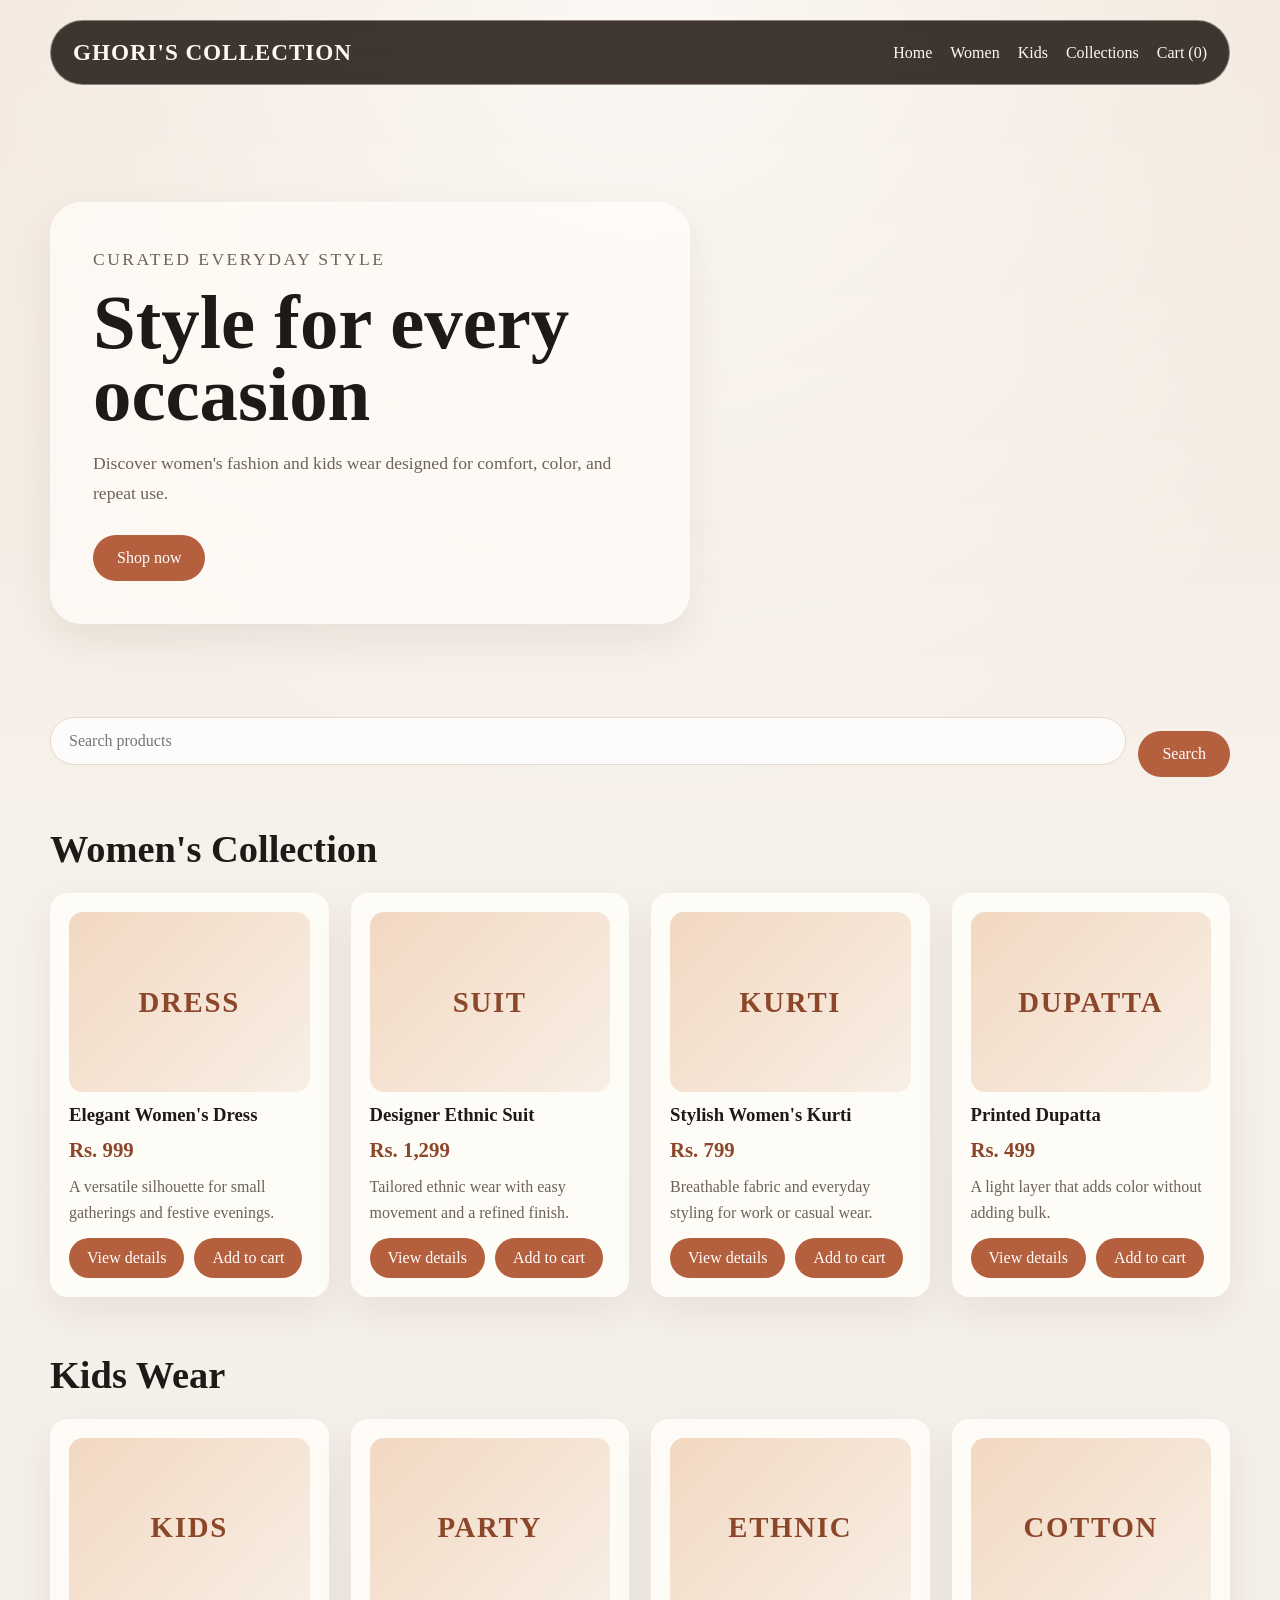
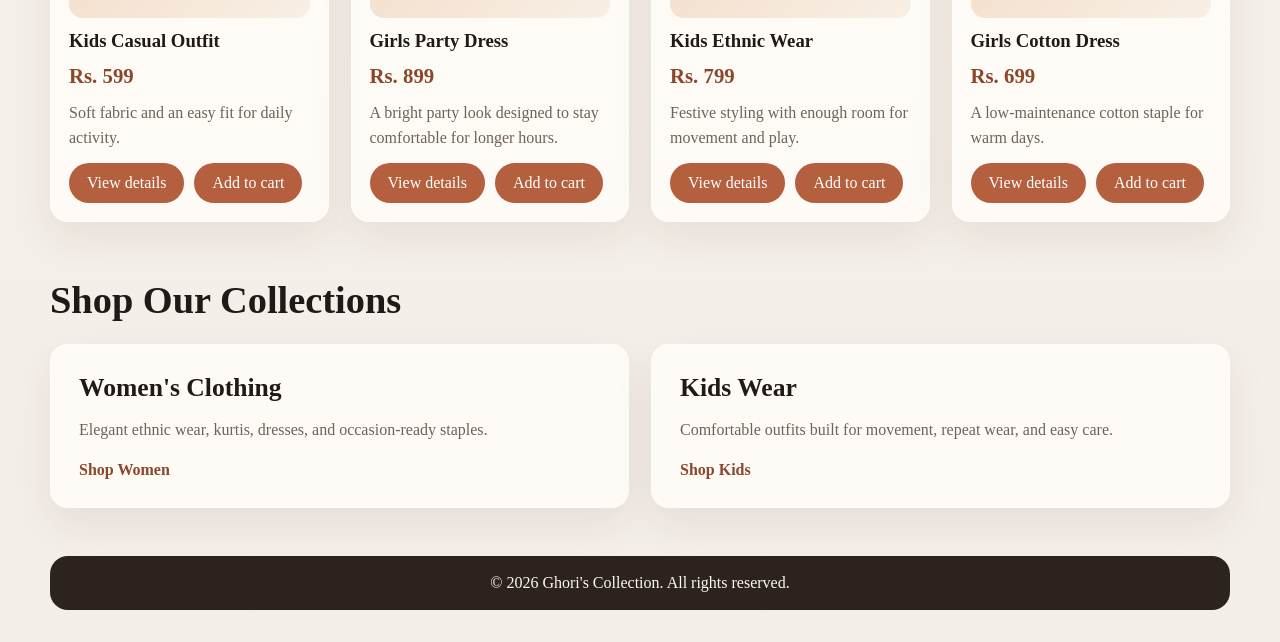
<file: index.html>
<!DOCTYPE html>
<html lang="en">
<head>
    <meta charset="UTF-8">
    <meta name="viewport" content="width=device-width, initial-scale=1.0">
    <title>Ghori's Collection</title>
    <link rel="stylesheet" href="css/style.css">
</head>
<body data-page="home">
    <header class="site-header">
        <div class="logo">Ghori's Collection</div>

        <nav class="site-nav" aria-label="Primary navigation">
            <a href="index.html">Home</a>
            <a href="#women">Women</a>
            <a href="#kids">Kids</a>
            <a href="#collections">Collections</a>
            <a href="cart.html" id="cart-link">Cart (<span id="cart-count">0</span>)</a>
        </nav>
    </header>

    <main>
        <section class="hero">
            <div class="hero-copy">
                <p class="eyebrow">Curated everyday style</p>
                <h1>Style for every occasion</h1>
                <p>Discover women's fashion and kids wear designed for comfort, color, and repeat use.</p>
                <a href="#women" class="shop-button">Shop now</a>
            </div>
        </section>

        <section class="search-box" aria-label="Product search">
            <input
                type="search"
                id="product-search"
                placeholder="Search products"
                aria-label="Search products"
            >
            <button type="button" onclick="searchProducts()">Search</button>
        </section>

        <p id="no-results" class="no-results" hidden>No products found.</p>

        <section class="products" id="women">
            <h2>Women's Collection</h2>
            <div class="product-container">
                <article class="product-card" data-name="Elegant Women's Dress">
                    <div class="product-image" aria-hidden="true">Dress</div>
                    <h3>Elegant Women's Dress</h3>
                    <p class="price">Rs. 999</p>
                    <p class="product-copy">A versatile silhouette for small gatherings and festive evenings.</p>
                    <div class="product-actions">
                        <button type="button" onclick="viewProductById('elegant-womens-dress')">View details</button>
                        <button type="button" onclick="addToCartById('elegant-womens-dress')">Add to cart</button>
                    </div>
                </article>

                <article class="product-card" data-name="Designer Ethnic Suit">
                    <div class="product-image" aria-hidden="true">Suit</div>
                    <h3>Designer Ethnic Suit</h3>
                    <p class="price">Rs. 1,299</p>
                    <p class="product-copy">Tailored ethnic wear with easy movement and a refined finish.</p>
                    <div class="product-actions">
                        <button type="button" onclick="viewProductById('designer-ethnic-suit')">View details</button>
                        <button type="button" onclick="addToCartById('designer-ethnic-suit')">Add to cart</button>
                    </div>
                </article>

                <article class="product-card" data-name="Stylish Women's Kurti">
                    <div class="product-image" aria-hidden="true">Kurti</div>
                    <h3>Stylish Women's Kurti</h3>
                    <p class="price">Rs. 799</p>
                    <p class="product-copy">Breathable fabric and everyday styling for work or casual wear.</p>
                    <div class="product-actions">
                        <button type="button" onclick="viewProductById('stylish-womens-kurti')">View details</button>
                        <button type="button" onclick="addToCartById('stylish-womens-kurti')">Add to cart</button>
                    </div>
                </article>

                <article class="product-card" data-name="Printed Dupatta">
                    <div class="product-image" aria-hidden="true">Dupatta</div>
                    <h3>Printed Dupatta</h3>
                    <p class="price">Rs. 499</p>
                    <p class="product-copy">A light layer that adds color without adding bulk.</p>
                    <div class="product-actions">
                        <button type="button" onclick="viewProductById('printed-dupatta')">View details</button>
                        <button type="button" onclick="addToCartById('printed-dupatta')">Add to cart</button>
                    </div>
                </article>
            </div>
        </section>

        <section class="products" id="kids">
            <h2>Kids Wear</h2>
            <div class="product-container">
                <article class="product-card" data-name="Kids Casual Outfit">
                    <div class="product-image" aria-hidden="true">Kids</div>
                    <h3>Kids Casual Outfit</h3>
                    <p class="price">Rs. 599</p>
                    <p class="product-copy">Soft fabric and an easy fit for daily activity.</p>
                    <div class="product-actions">
                        <button type="button" onclick="viewProductById('kids-casual-outfit')">View details</button>
                        <button type="button" onclick="addToCartById('kids-casual-outfit')">Add to cart</button>
                    </div>
                </article>

                <article class="product-card" data-name="Girls Party Dress">
                    <div class="product-image" aria-hidden="true">Party</div>
                    <h3>Girls Party Dress</h3>
                    <p class="price">Rs. 899</p>
                    <p class="product-copy">A bright party look designed to stay comfortable for longer hours.</p>
                    <div class="product-actions">
                        <button type="button" onclick="viewProductById('girls-party-dress')">View details</button>
                        <button type="button" onclick="addToCartById('girls-party-dress')">Add to cart</button>
                    </div>
                </article>

                <article class="product-card" data-name="Kids Ethnic Wear">
                    <div class="product-image" aria-hidden="true">Ethnic</div>
                    <h3>Kids Ethnic Wear</h3>
                    <p class="price">Rs. 799</p>
                    <p class="product-copy">Festive styling with enough room for movement and play.</p>
                    <div class="product-actions">
                        <button type="button" onclick="viewProductById('kids-ethnic-wear')">View details</button>
                        <button type="button" onclick="addToCartById('kids-ethnic-wear')">Add to cart</button>
                    </div>
                </article>

                <article class="product-card" data-name="Girls Cotton Dress">
                    <div class="product-image" aria-hidden="true">Cotton</div>
                    <h3>Girls Cotton Dress</h3>
                    <p class="price">Rs. 699</p>
                    <p class="product-copy">A low-maintenance cotton staple for warm days.</p>
                    <div class="product-actions">
                        <button type="button" onclick="viewProductById('girls-cotton-dress')">View details</button>
                        <button type="button" onclick="addToCartById('girls-cotton-dress')">Add to cart</button>
                    </div>
                </article>
            </div>
        </section>

        <section class="categories" id="collections">
            <h2>Shop Our Collections</h2>
            <div class="category-container">
                <article class="category-card">
                    <h3>Women's Clothing</h3>
                    <p>Elegant ethnic wear, kurtis, dresses, and occasion-ready staples.</p>
                    <a href="#women">Shop Women</a>
                </article>

                <article class="category-card">
                    <h3>Kids Wear</h3>
                    <p>Comfortable outfits built for movement, repeat wear, and easy care.</p>
                    <a href="#kids">Shop Kids</a>
                </article>
            </div>
        </section>
    </main>

    <footer class="site-footer">
        <p>&copy; 2026 Ghori's Collection. All rights reserved.</p>
    </footer>

    <script src="js/products.js"></script>
    <script src="js/script.js"></script>
</body>
</html>
</file>
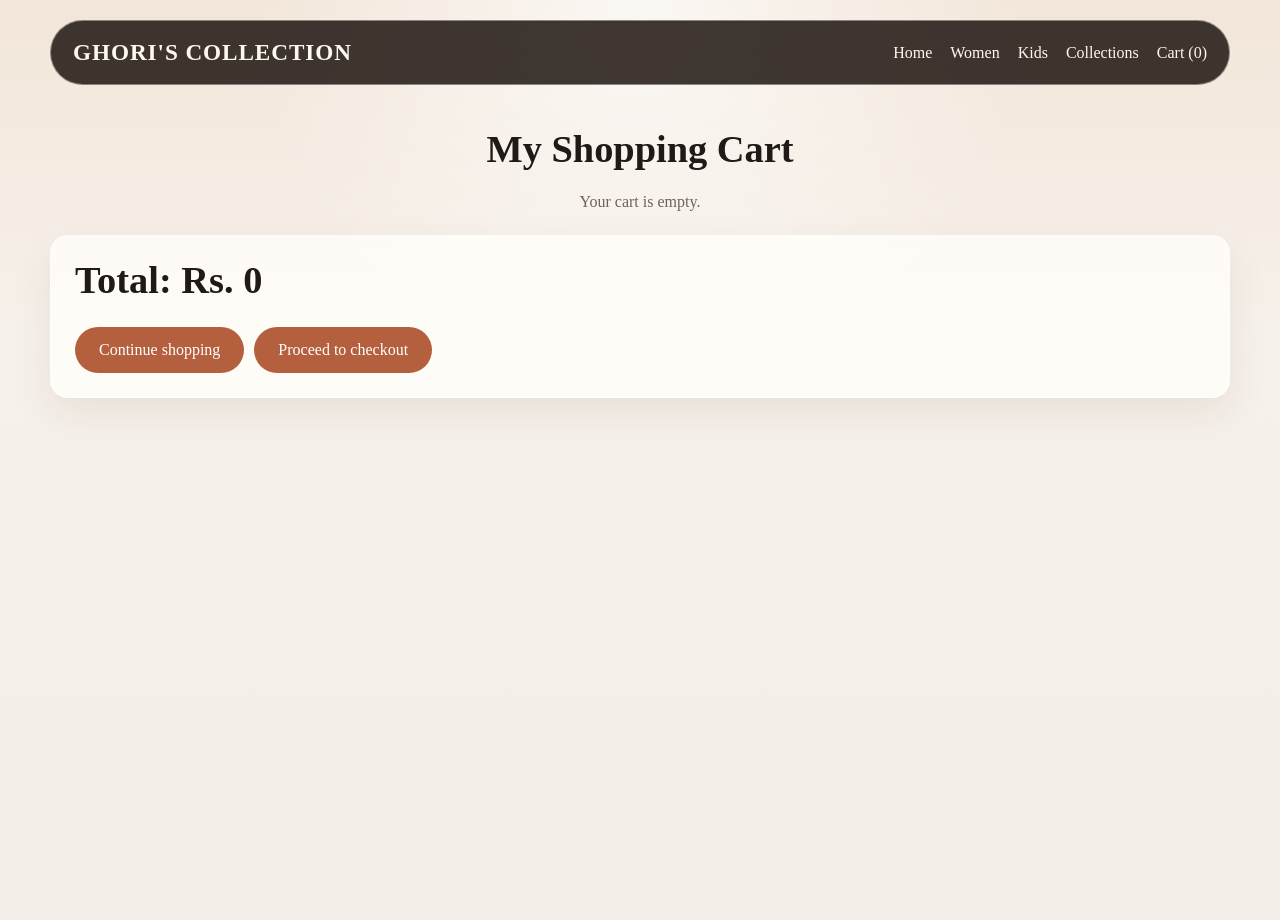
<file: cart.html>
<!DOCTYPE html>
<html lang="en">
<head>
    <meta charset="UTF-8">
    <meta name="viewport" content="width=device-width, initial-scale=1.0">
    <title>Cart - Ghori's Collection</title>
    <link rel="stylesheet" href="css/style.css">
</head>
<body data-page="cart">
    <header class="site-header">
        <div class="logo">Ghori's Collection</div>

        <nav class="site-nav" aria-label="Primary navigation">
            <a href="index.html">Home</a>
            <a href="index.html#women">Women</a>
            <a href="index.html#kids">Kids</a>
            <a href="index.html#collections">Collections</a>
            <a href="cart.html" id="cart-link">Cart (<span id="cart-count">0</span>)</a>
        </nav>
    </header>

    <main class="cart-page">
        <h1>My Shopping Cart</h1>
        <div id="cart-items" aria-live="polite"></div>
        <p id="empty-cart-message" class="empty-cart" hidden>Your cart is empty.</p>

        <section class="cart-summary">
            <h2>Total: Rs. <span id="cart-total">0</span></h2>
            <div class="cart-actions">
                <button type="button" onclick="goHome()">Continue shopping</button>
                <button type="button" class="secondary-button" onclick="toggleCheckoutForm()">Proceed to checkout</button>
            </div>
        </section>

        <section class="checkout-panel" id="checkout-panel" hidden>
            <div class="checkout-copy">
                <p class="eyebrow">Checkout</p>
                <h2>Complete your order</h2>
                <p>Enter delivery and payment details to place this order.</p>
            </div>

            <form id="checkout-form" class="checkout-form">
                <label>
                    Full name
                    <input type="text" id="customer-name" name="customerName" autocomplete="name" required>
                </label>

                <label>
                    Email address
                    <input type="email" id="customer-email" name="customerEmail" autocomplete="email" required>
                </label>

                <label>
                    Phone number
                    <input type="tel" id="customer-phone" name="customerPhone" autocomplete="tel" pattern="[0-9]{10}" required>
                </label>

                <label>
                    Delivery address
                    <textarea id="customer-address" name="customerAddress" rows="4" autocomplete="street-address" required></textarea>
                </label>

                <label>
                    Payment method
                    <select id="payment-method" name="paymentMethod" required>
                        <option value="">Select a payment method</option>
                        <option value="Cash on Delivery">Cash on Delivery</option>
                        <option value="UPI">UPI</option>
                        <option value="Card">Card</option>
                    </select>
                </label>

                <button type="submit">Place order</button>
            </form>

            <p class="form-message" id="checkout-message" aria-live="polite"></p>
        </section>

        <section class="order-confirmation" id="order-confirmation" hidden>
            <p class="eyebrow">Order placed</p>
            <h2>Thank you for your purchase</h2>
            <p id="order-summary"></p>
        </section>
    </main>

    <script src="js/products.js"></script>
    <script src="js/script.js"></script>
</body>
</html>
</file>
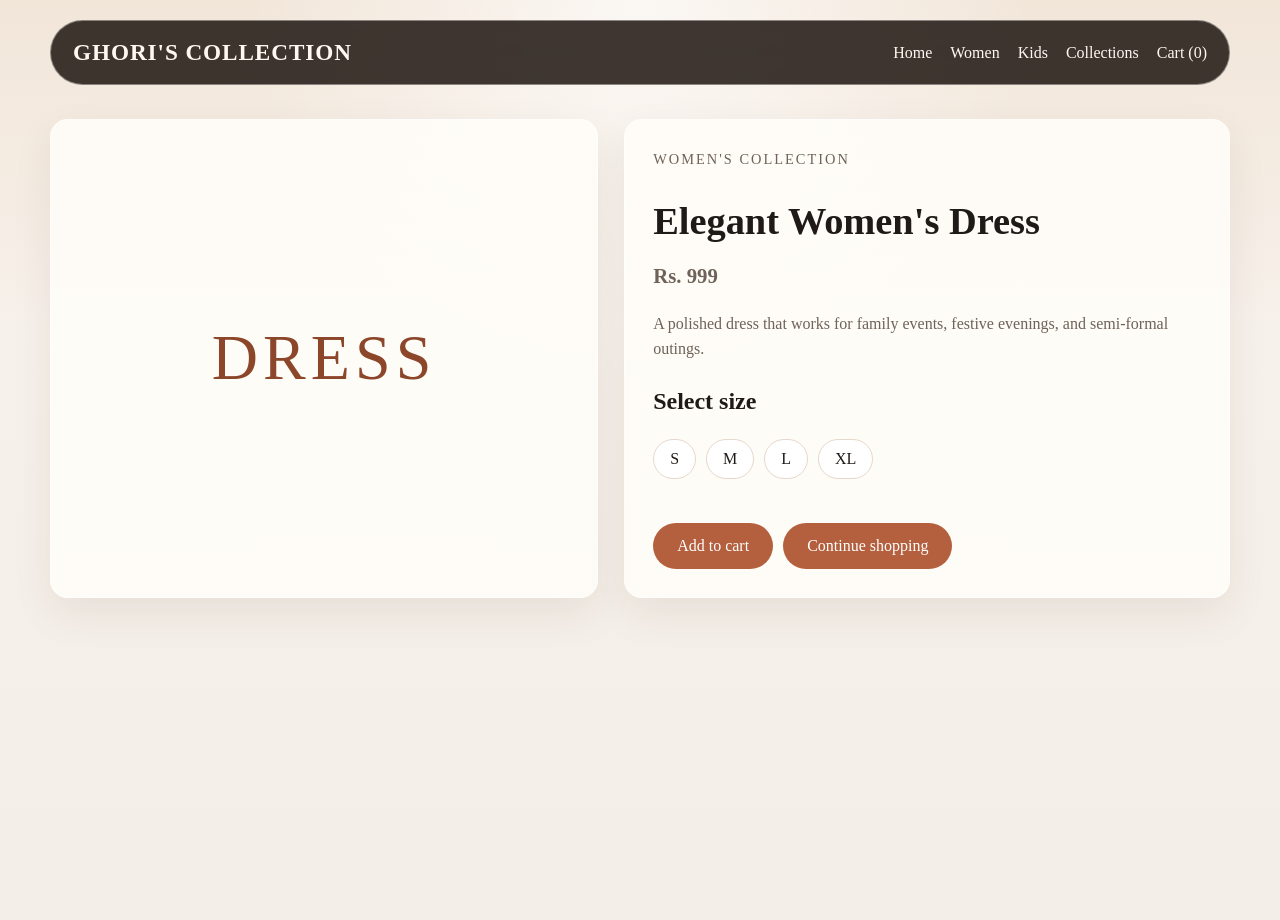
<file: product-details.html>
<!DOCTYPE html>
<html lang="en">
<head>
    <meta charset="UTF-8">
    <meta name="viewport" content="width=device-width, initial-scale=1.0">
    <title>Product Details - Ghori's Collection</title>
    <link rel="stylesheet" href="css/style.css">
</head>
<body data-page="details">
    <header class="site-header">
        <div class="logo">Ghori's Collection</div>

        <nav class="site-nav" aria-label="Primary navigation">
            <a href="index.html">Home</a>
            <a href="index.html#women">Women</a>
            <a href="index.html#kids">Kids</a>
            <a href="index.html#collections">Collections</a>
            <a href="cart.html" id="cart-link">Cart (<span id="cart-count">0</span>)</a>
        </nav>
    </header>

    <main>
        <section class="product-details">
            <div class="product-details-image" id="product-visual" aria-hidden="true">Item</div>

            <div class="product-details-info">
                <p class="eyebrow" id="product-category">Featured product</p>
                <h1 id="product-name">Elegant Women's Dress</h1>
                <p class="product-details-price">Rs. <span id="product-price">999</span></p>
                <p id="product-description">Beautiful and stylish clothing for casual and special occasions.</p>

                <div class="size-picker" id="size-picker">
                    <h2>Select size</h2>
                    <div class="size-options">
                        <button class="size-button" type="button" onclick="selectSize(this)">S</button>
                        <button class="size-button" type="button" onclick="selectSize(this)">M</button>
                        <button class="size-button" type="button" onclick="selectSize(this)">L</button>
                        <button class="size-button" type="button" onclick="selectSize(this)">XL</button>
                    </div>
                </div>

                <div class="detail-actions">
                    <button type="button" onclick="addSelectedProductToCart()">Add to cart</button>
                    <button type="button" class="secondary-button" onclick="window.location.href='index.html'">Continue shopping</button>
                </div>
            </div>
        </section>
    </main>

    <script src="js/products.js"></script>
    <script src="js/script.js"></script>
</body>
</html>
</file>
<file: css/style.css>
:root {
    --bg: #f7f1eb;
    --surface: #fffdf9;
    --surface-strong: #ffffff;
    --text: #1f1a17;
    --muted: #6e6259;
    --accent: #b45f3d;
    --accent-dark: #8c462a;
    --line: #e6d8cb;
    --shadow: 0 16px 40px rgba(60, 34, 19, 0.08);
    --radius: 18px;
    --max-width: 1180px;
}

* {
    box-sizing: border-box;
    margin: 0;
    padding: 0;
}

html {
    scroll-behavior: smooth;
}

body {
    font-family: Georgia, "Times New Roman", serif;
    background:
        radial-gradient(circle at top, rgba(255, 255, 255, 0.7), transparent 35%),
        linear-gradient(180deg, #f2e6d9 0%, var(--bg) 36%, #f4eee8 100%);
    color: var(--text);
    min-height: 100vh;
}

a {
    color: inherit;
}

button,
input {
    font: inherit;
}

.site-header {
    width: min(var(--max-width), calc(100% - 32px));
    margin: 20px auto 0;
    padding: 18px 22px;
    border: 1px solid rgba(255, 255, 255, 0.4);
    border-radius: 999px;
    background: rgba(32, 23, 18, 0.86);
    backdrop-filter: blur(12px);
    color: #fff8f1;
    display: flex;
    align-items: center;
    justify-content: space-between;
    gap: 16px;
    flex-wrap: wrap;
}

.logo {
    font-size: 1.45rem;
    font-weight: 700;
    letter-spacing: 0.04em;
    text-transform: uppercase;
}

.site-nav {
    display: flex;
    gap: 18px;
    flex-wrap: wrap;
}

.site-nav a {
    text-decoration: none;
    color: #fff8f1;
}

.site-nav a:hover,
.site-nav a:focus-visible {
    color: #ffd0b8;
}

main {
    width: min(var(--max-width), calc(100% - 32px));
    margin: 0 auto;
}

.hero {
    min-height: 68vh;
    display: grid;
    align-items: center;
    padding: 72px 0 28px;
}

.hero-copy {
    max-width: 640px;
    padding: 42px;
    border: 1px solid rgba(255, 255, 255, 0.5);
    border-radius: 32px;
    background: rgba(255, 253, 249, 0.72);
    box-shadow: var(--shadow);
    animation: rise-in 0.7s ease;
}

.eyebrow {
    margin-bottom: 12px;
    color: var(--accent-dark);
    font-size: 0.9rem;
    letter-spacing: 0.14em;
    text-transform: uppercase;
}

.hero h1 {
    font-size: clamp(2.8rem, 6vw, 5rem);
    line-height: 0.94;
    margin-bottom: 18px;
}

.hero p {
    font-size: 1.1rem;
    line-height: 1.7;
    color: var(--muted);
    max-width: 520px;
}

.shop-button,
.product-card button,
.detail-actions button,
.cart-actions button,
.search-box button {
    border: 0;
    border-radius: 999px;
    background: var(--accent);
    color: #fff;
    cursor: pointer;
    text-decoration: none;
    transition: transform 0.2s ease, background 0.2s ease;
}

.shop-button,
.search-box button,
.detail-actions button,
.cart-actions button {
    display: inline-flex;
    align-items: center;
    justify-content: center;
    padding: 14px 24px;
    margin-top: 26px;
}

.shop-button:hover,
.product-card button:hover,
.detail-actions button:hover,
.cart-actions button:hover,
.search-box button:hover {
    background: var(--accent-dark);
    transform: translateY(-1px);
}

.secondary-button {
    background: #efe3d7;
    color: var(--text);
}

.secondary-button:hover {
    background: #e1d0c0;
}

.danger-button {
    background: #a13a2e;
}

.danger-button:hover {
    background: #7e2d24;
}

.search-box {
    display: flex;
    gap: 12px;
    align-items: center;
    margin: 8px auto 18px;
}

.search-box input {
    flex: 1;
    min-width: 0;
    padding: 14px 18px;
    border: 1px solid var(--line);
    border-radius: 999px;
    background: rgba(255, 255, 255, 0.82);
    color: var(--text);
}

.search-box input:focus {
    outline: 2px solid rgba(180, 95, 61, 0.22);
    border-color: var(--accent);
}

.no-results,
.empty-cart {
    text-align: center;
    color: var(--muted);
    margin: 0 0 24px;
}

.products,
.categories,
.cart-page,
.product-details {
    padding: 34px 0 24px;
}

.products h2,
.categories h2,
.cart-page h1,
.size-picker h2 {
    margin-bottom: 24px;
}

.products h2,
.categories h2,
.cart-page h1,
.product-details-info h1,
.cart-summary h2 {
    font-size: clamp(2rem, 3vw, 2.8rem);
    line-height: 1.05;
}

.product-container,
.category-container {
    display: grid;
    gap: 22px;
}

.product-container {
    grid-template-columns: repeat(4, minmax(0, 1fr));
}

.product-card,
.category-card,
.cart-item,
.cart-summary,
.product-details-image,
.product-details-info {
    background: rgba(255, 253, 249, 0.88);
    border: 1px solid rgba(255, 255, 255, 0.5);
    border-radius: var(--radius);
    box-shadow: var(--shadow);
}

.product-card {
    padding: 18px;
    display: flex;
    flex-direction: column;
    gap: 12px;
    min-height: 100%;
}

.product-card:hover {
    transform: translateY(-4px);
    transition: transform 0.2s ease;
}

.product-image {
    min-height: 180px;
    border-radius: 14px;
    display: flex;
    align-items: center;
    justify-content: center;
    background: linear-gradient(135deg, #f2d8c2, #f8efe5);
    color: var(--accent-dark);
    font-size: 1.8rem;
    font-weight: 700;
    letter-spacing: 0.06em;
    text-transform: uppercase;
}

.price,
.product-details-price {
    color: var(--accent-dark);
    font-size: 1.3rem;
    font-weight: 700;
}

.product-copy,
.product-details-info p,
.category-card p,
.cart-item p {
    color: var(--muted);
    line-height: 1.6;
}

.product-actions,
.detail-actions,
.cart-actions,
.cart-item-controls {
    display: flex;
    gap: 10px;
    flex-wrap: wrap;
}

.product-card button {
    padding: 11px 18px;
}

.category-container {
    grid-template-columns: repeat(2, minmax(0, 1fr));
}

.category-card {
    padding: 28px;
}

.category-card h3 {
    margin-bottom: 14px;
    font-size: 1.6rem;
}

.category-card a {
    display: inline-block;
    margin-top: 18px;
    color: var(--accent-dark);
    text-decoration: none;
    font-weight: 700;
}

.product-details {
    display: grid;
    grid-template-columns: minmax(280px, 0.95fr) minmax(320px, 1.05fr);
    gap: 26px;
    align-items: stretch;
}

.product-details-image,
.product-details-info {
    padding: 28px;
}

.product-details-image {
    min-height: 420px;
    display: flex;
    align-items: center;
    justify-content: center;
    font-size: clamp(2.2rem, 5vw, 4rem);
    color: var(--accent-dark);
    text-transform: uppercase;
    letter-spacing: 0.08em;
}

.product-details-info {
    display: flex;
    flex-direction: column;
    gap: 18px;
}

.size-picker {
    margin-top: 8px;
}

.size-options {
    display: flex;
    gap: 10px;
    flex-wrap: wrap;
}

.size-button {
    border: 1px solid var(--line);
    background: #fff;
    color: var(--text);
    border-radius: 999px;
    padding: 10px 16px;
    cursor: pointer;
}

.size-button.selected,
.size-button:hover {
    background: var(--text);
    color: #fff;
}

.cart-page {
    padding-top: 44px;
}

.cart-page h1 {
    text-align: center;
}

#cart-items {
    display: grid;
    gap: 16px;
    margin-top: 24px;
}

.cart-item {
    padding: 20px;
    display: flex;
    justify-content: space-between;
    align-items: center;
    gap: 20px;
}

.cart-item-copy h3 {
    margin-bottom: 10px;
}

.cart-item-controls {
    align-items: center;
    justify-content: flex-end;
}

.cart-item-controls button {
    border: 0;
    border-radius: 999px;
    padding: 10px 14px;
    background: var(--accent);
    color: #fff;
    cursor: pointer;
}

.cart-item-controls span {
    min-width: 28px;
    text-align: center;
    font-weight: 700;
}

.cart-summary {
    margin-top: 22px;
    padding: 24px;
}

.checkout-panel,
.order-confirmation {
    margin-top: 22px;
    padding: 24px;
    background: rgba(255, 253, 249, 0.88);
    border: 1px solid rgba(255, 255, 255, 0.5);
    border-radius: var(--radius);
    box-shadow: var(--shadow);
}

.checkout-form {
    display: grid;
    gap: 16px;
    margin-top: 20px;
}

.checkout-form label {
    display: grid;
    gap: 8px;
    color: var(--muted);
}

.checkout-form input,
.checkout-form textarea,
.checkout-form select {
    width: 100%;
    padding: 14px 16px;
    border: 1px solid var(--line);
    border-radius: 14px;
    background: #fff;
    color: var(--text);
}

.checkout-form textarea {
    resize: vertical;
}

.checkout-form button {
    border: 0;
    border-radius: 999px;
    padding: 14px 24px;
    background: var(--accent);
    color: #fff;
    cursor: pointer;
    justify-self: start;
}

.checkout-copy p,
.order-confirmation p,
.form-message {
    color: var(--muted);
    line-height: 1.6;
}

.form-message {
    margin-top: 14px;
}

.site-footer {
    width: min(var(--max-width), calc(100% - 32px));
    margin: 24px auto 32px;
    padding: 18px 22px;
    border-radius: 18px;
    background: rgba(32, 23, 18, 0.94);
    color: #fff8f1;
    text-align: center;
}

@keyframes rise-in {
    from {
        opacity: 0;
        transform: translateY(18px);
    }

    to {
        opacity: 1;
        transform: translateY(0);
    }
}

@media (max-width: 980px) {
    .product-container {
        grid-template-columns: repeat(2, minmax(0, 1fr));
    }

    .product-details {
        grid-template-columns: 1fr;
    }
}

@media (max-width: 720px) {
    .site-header {
        border-radius: 28px;
        justify-content: center;
    }

    .site-nav {
        justify-content: center;
    }

    .hero {
        min-height: auto;
        padding-top: 48px;
    }

    .hero-copy,
    .product-details-image,
    .product-details-info,
    .cart-item,
    .cart-summary,
    .checkout-panel,
    .order-confirmation,
    .category-card,
    .product-card {
        padding: 20px;
    }

    .category-container,
    .product-container {
        grid-template-columns: 1fr;
    }

    .search-box,
    .cart-item,
    .cart-actions {
        flex-direction: column;
        align-items: stretch;
    }

    .cart-item-controls {
        justify-content: flex-start;
    }
}
</file>
